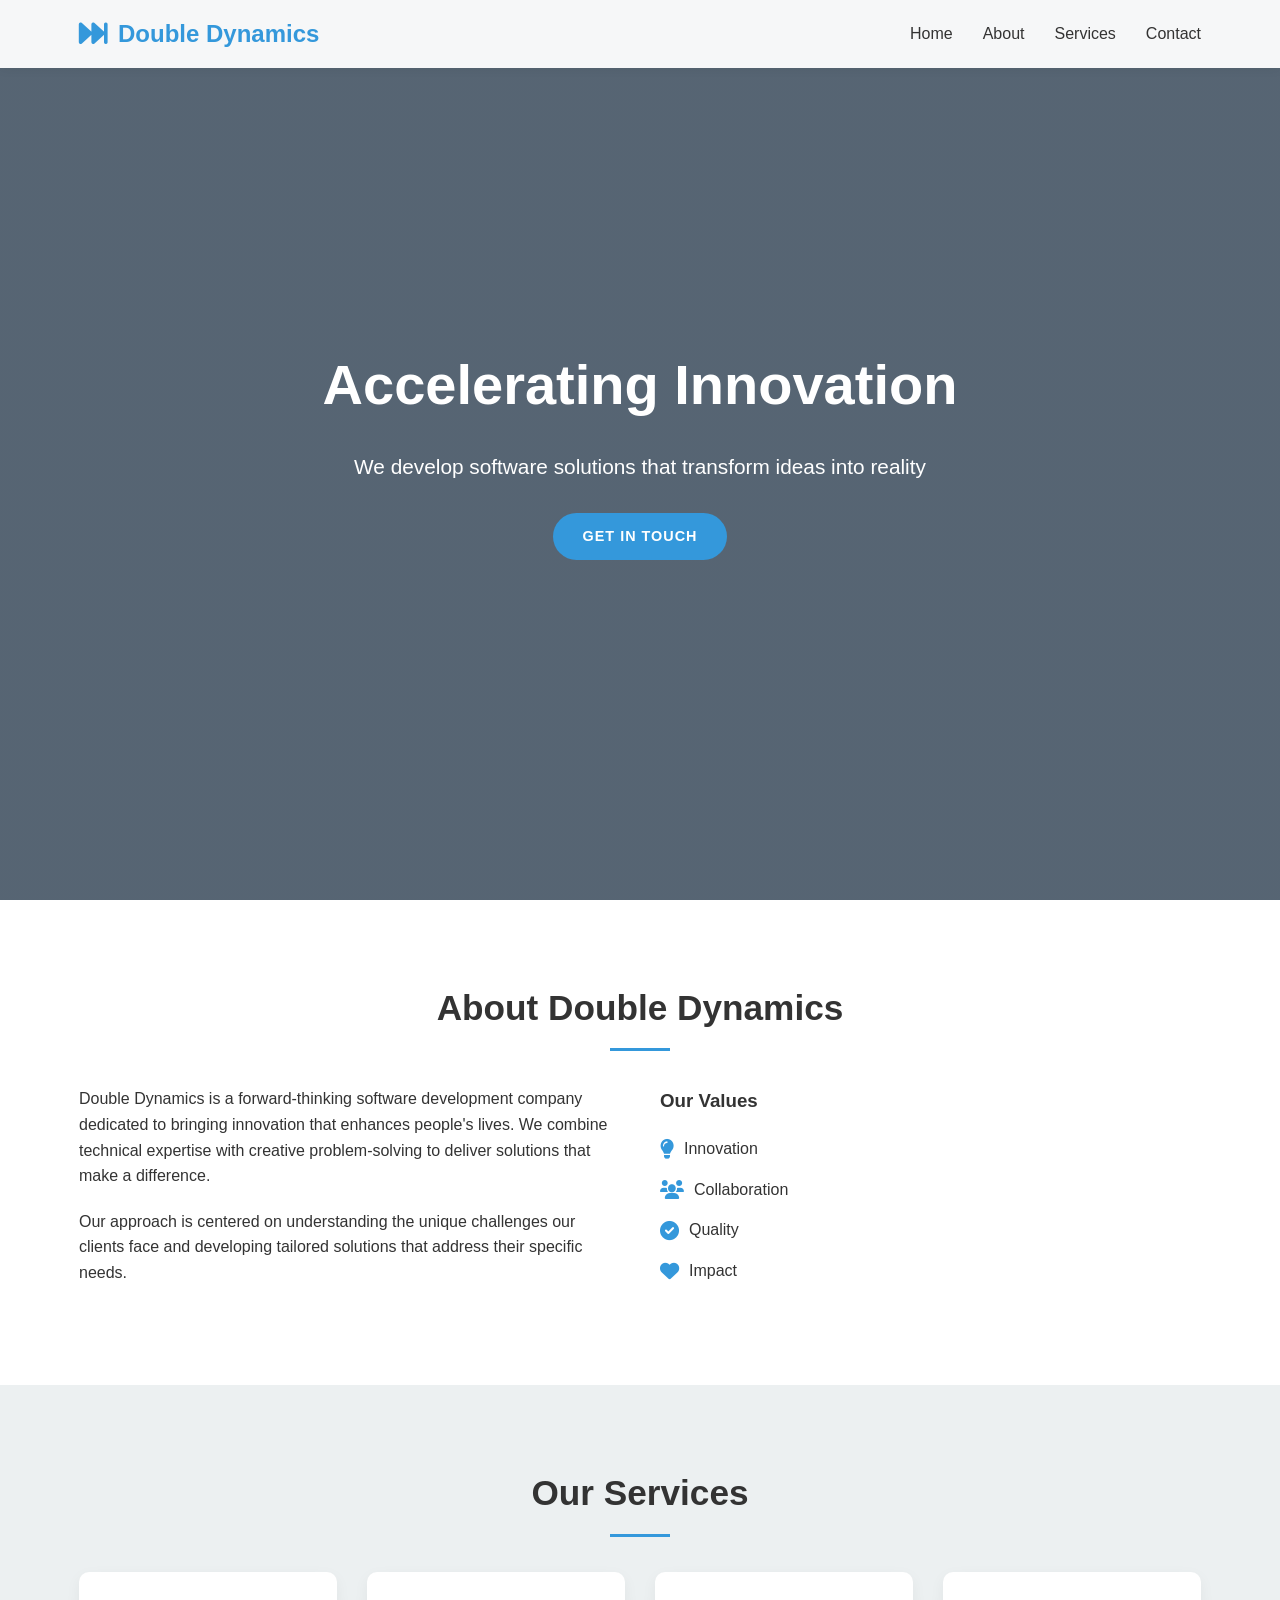
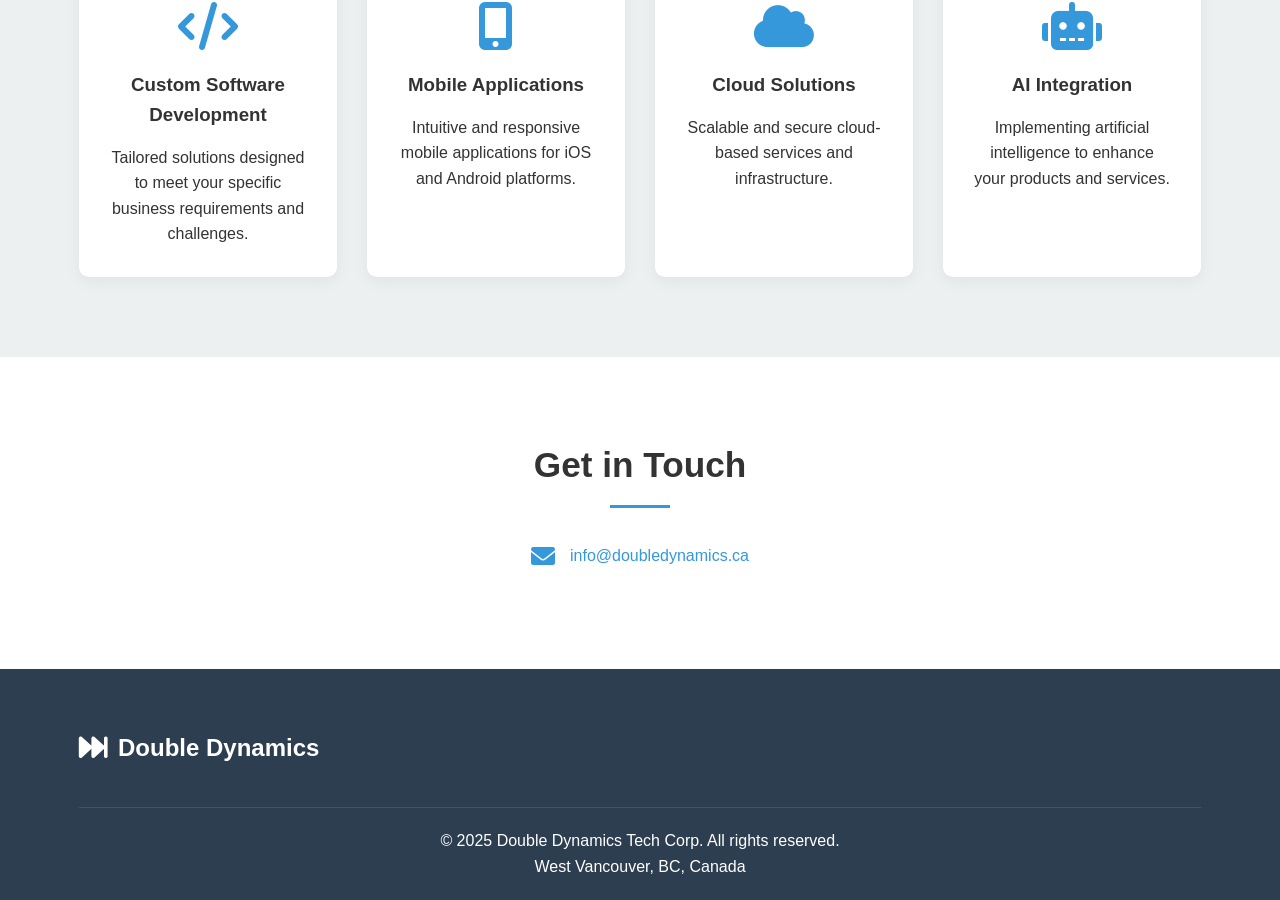
<file: index.html>
<!DOCTYPE html>
<html lang="en">
<head>
    <meta charset="UTF-8">
    <meta name="viewport" content="width=device-width, initial-scale=1.0">
    <title>Double Dynamics - Innovative Software Solutions</title>
    <link rel="stylesheet" href="css/styles.css">
    <link rel="stylesheet" href="https://cdnjs.cloudflare.com/ajax/libs/font-awesome/6.0.0/css/all.min.css">
    <meta name="description" content="Double Dynamics - Bringing innovation to help people's lives through software development">
</head>
<body>
    <header>
        <div class="container">
            <div class="logo">
                <i class="fas fa-fast-forward"></i>
                <span>Double Dynamics</span>
            </div>
            <nav>
                <ul>
                    <li><a href="#home">Home</a></li>
                    <li><a href="#about">About</a></li>
                    <li><a href="#services">Services</a></li>
                    <li><a href="#contact">Contact</a></li>
                </ul>
            </nav>
        </div>
    </header>

    <section id="home" class="hero">
        <div class="container">
            <h1>Accelerating Innovation</h1>
            <p>We develop software solutions that transform ideas into reality</p>
            <a href="#contact" class="btn">Get in Touch</a>
        </div>
    </section>

    <section id="about" class="about">
        <div class="container">
            <h2>About Double Dynamics</h2>
            <div class="about-content">
                <div class="about-text">
                    <p>Double Dynamics is a forward-thinking software development company dedicated to bringing innovation that enhances people's lives. We combine technical expertise with creative problem-solving to deliver solutions that make a difference.</p>
                    <p>Our approach is centered on understanding the unique challenges our clients face and developing tailored solutions that address their specific needs.</p>
                </div>
                <div class="about-values">
                    <h3>Our Values</h3>
                    <ul>
                        <li><i class="fas fa-lightbulb"></i> Innovation</li>
                        <li><i class="fas fa-users"></i> Collaboration</li>
                        <li><i class="fas fa-check-circle"></i> Quality</li>
                        <li><i class="fas fa-heart"></i> Impact</li>
                    </ul>
                </div>
            </div>
        </div>
    </section>

    <section id="services" class="services">
        <div class="container">
            <h2>Our Services</h2>
            <div class="services-grid">
                <div class="service-card">
                    <i class="fas fa-code"></i>
                    <h3>Custom Software Development</h3>
                    <p>Tailored solutions designed to meet your specific business requirements and challenges.</p>
                </div>
                <div class="service-card">
                    <i class="fas fa-mobile-alt"></i>
                    <h3>Mobile Applications</h3>
                    <p>Intuitive and responsive mobile applications for iOS and Android platforms.</p>
                </div>
                <div class="service-card">
                    <i class="fas fa-cloud"></i>
                    <h3>Cloud Solutions</h3>
                    <p>Scalable and secure cloud-based services and infrastructure.</p>
                </div>
                <div class="service-card">
                    <i class="fas fa-robot"></i>
                    <h3>AI Integration</h3>
                    <p>Implementing artificial intelligence to enhance your products and services.</p>
                </div>
            </div>
        </div>
    </section>

    <section id="contact" class="contact">
        <div class="container">
            <h2>Get in Touch</h2>
            <div class="contact-content">
                <div class="contact-info">
                    <div class="info-item">
                        <i class="fas fa-envelope"></i>
                        <p><a href="mailto:info@doubledynamics.ca">info@doubledynamics.ca</a></p>
                    </div>
                </div>
            </div>
        </div>
    </section>

    <footer>
        <div class="container">
            <div class="footer-content">
                <div class="footer-logo">
                    <i class="fas fa-fast-forward"></i>
                    <span>Double Dynamics</span>
                </div>
                <!--
                    <div class="footer-social">
                        <a href="#"><i class="fab fa-twitter"></i></a>
                        <a href="#"><i class="fab fa-linkedin"></i></a>
                        <a href="#"><i class="fab fa-github"></i></a>
                    </div>
                -->
            </div>
            <div class="footer-bottom">
                <p>&copy; 2025 Double Dynamics Tech Corp. All rights reserved.</p>
                <p>West Vancouver, BC, Canada</p>
            </div>
        </div>
    </footer>

    <script src="js/main.js"></script>
</body>
</html>
</file>
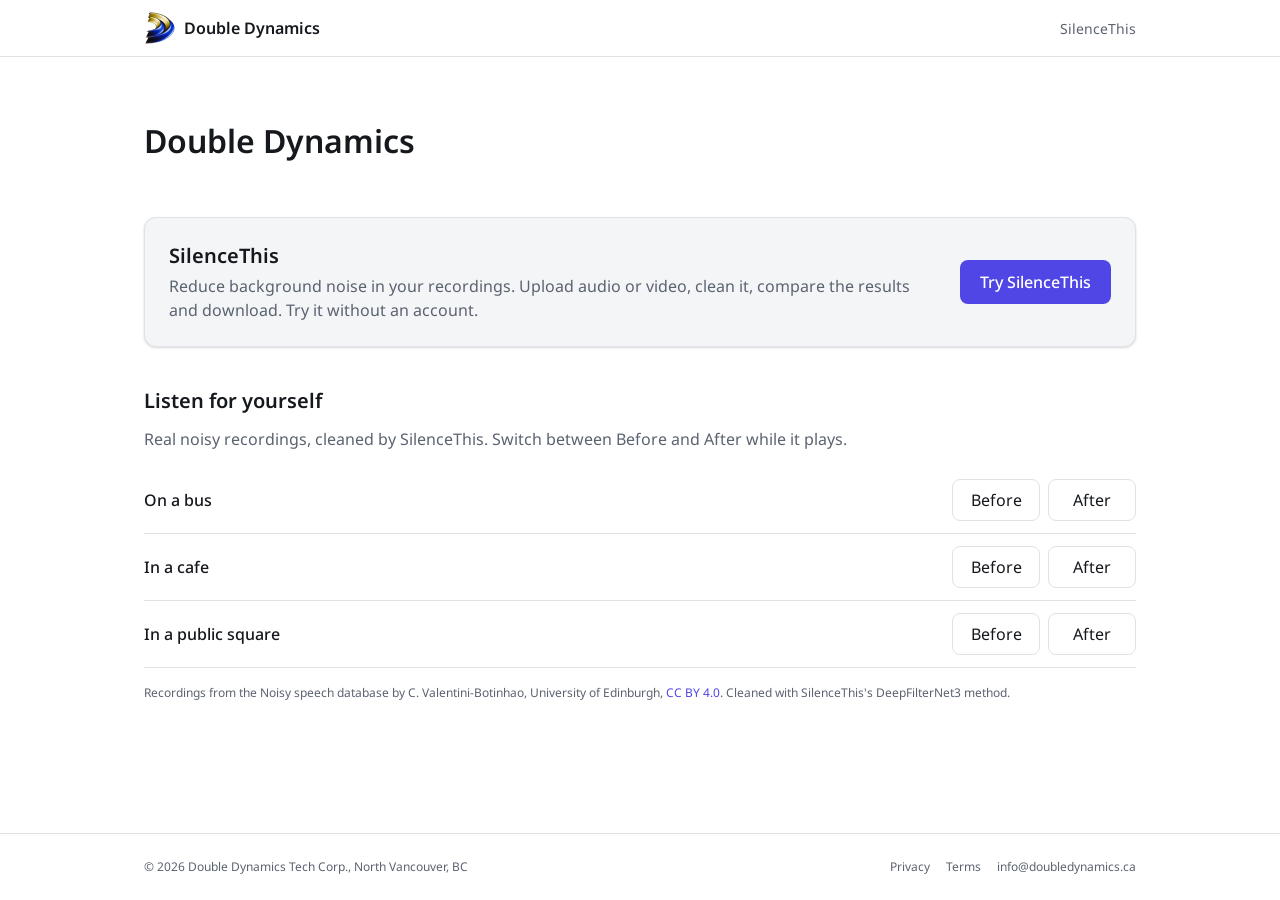
<file: docs/index.html>
<!DOCTYPE html>
<html lang="en">
<head>
    <meta charset="UTF-8">
    <meta name="viewport" content="width=device-width, initial-scale=1.0">
    <title>Double Dynamics</title>
    <meta name="description" content="Double Dynamics is a small software company in North Vancouver, BC. We make SilenceThis, a web app that reduces background noise in recordings.">
    <link rel="preload" href="fonts/noto-sans-latin-400-normal.woff2" as="font" type="font/woff2" crossorigin>
    <link rel="stylesheet" href="css/styles.css">
    <link rel="icon" href="favicon.ico" sizes="any">
    <link rel="icon" href="img/logo-64.png" type="image/png">
    <link rel="apple-touch-icon" href="img/apple-touch-icon.png">
    <meta property="og:type" content="website">
    <meta property="og:site_name" content="Double Dynamics">
    <meta property="og:title" content="Double Dynamics">
    <meta property="og:description" content="A small software company in North Vancouver, BC. We make SilenceThis, a web app that reduces background noise in recordings.">
    <meta property="og:url" content="https://www.doubledynamics.ca/">
    <meta property="og:image" content="https://www.doubledynamics.ca/img/og.png">
    <meta name="twitter:card" content="summary_large_image">
</head>
<body>
    <header class="site-header">
        <div class="page-width">
            <a class="brand" href="index.html">
                <img src="img/logo-64.png" alt="" width="32" height="32">
                <span>Double Dynamics</span>
            </a>
            <nav><a href="https://sound.doubledynamics.ca">SilenceThis</a></nav>
        </div>
    </header>

    <main>
        <div class="page-width">
            <section class="intro">
                <h1>Double Dynamics</h1>
            </section>

            <section class="product-card">
                <div>
                    <h2>SilenceThis</h2>
                    <p>Reduce background noise in your recordings. Upload audio or video, clean it, compare the results and download. Try it without an account.</p>
                </div>
                <a class="button" href="https://sound.doubledynamics.ca">Try SilenceThis</a>
            </section>

            <section class="samples">
                <h2>Listen for yourself</h2>
                <p class="samples-note">Real noisy recordings, cleaned by SilenceThis. Switch between Before and After while it plays.</p>
                <div class="sample" data-before="audio/bus-before.mp3" data-after="audio/bus-after.mp3">
                    <span class="sample-label">On a bus</span>
                    <div class="sample-buttons">
                        <button type="button" data-version="before" aria-pressed="false">Before</button>
                        <button type="button" data-version="after" aria-pressed="false">After</button>
                    </div>
                </div>
                <div class="sample" data-before="audio/cafe-before.mp3" data-after="audio/cafe-after.mp3">
                    <span class="sample-label">In a cafe</span>
                    <div class="sample-buttons">
                        <button type="button" data-version="before" aria-pressed="false">Before</button>
                        <button type="button" data-version="after" aria-pressed="false">After</button>
                    </div>
                </div>
                <div class="sample" data-before="audio/psquare-before.mp3" data-after="audio/psquare-after.mp3">
                    <span class="sample-label">In a public square</span>
                    <div class="sample-buttons">
                        <button type="button" data-version="before" aria-pressed="false">Before</button>
                        <button type="button" data-version="after" aria-pressed="false">After</button>
                    </div>
                </div>
                <p class="credit">Recordings from the Noisy speech database by C. Valentini-Botinhao, University of Edinburgh, <a href="https://doi.org/10.7488/ds/2117">CC BY 4.0</a>. Cleaned with SilenceThis's DeepFilterNet3 method.</p>
            </section>

        </div>
    </main>

    <footer class="site-footer">
        <div class="page-width">
            <p class="copyright">&copy; 2026 Double Dynamics Tech Corp., North Vancouver, BC</p>
            <nav>
                <a href="privacy.html">Privacy</a>
                <a href="terms.html">Terms</a>
                <a href="mailto:info@doubledynamics.ca">info@doubledynamics.ca</a>
            </nav>
        </div>
    </footer>

    <script src="js/samples.js"></script>
</body>
</html>
</file>
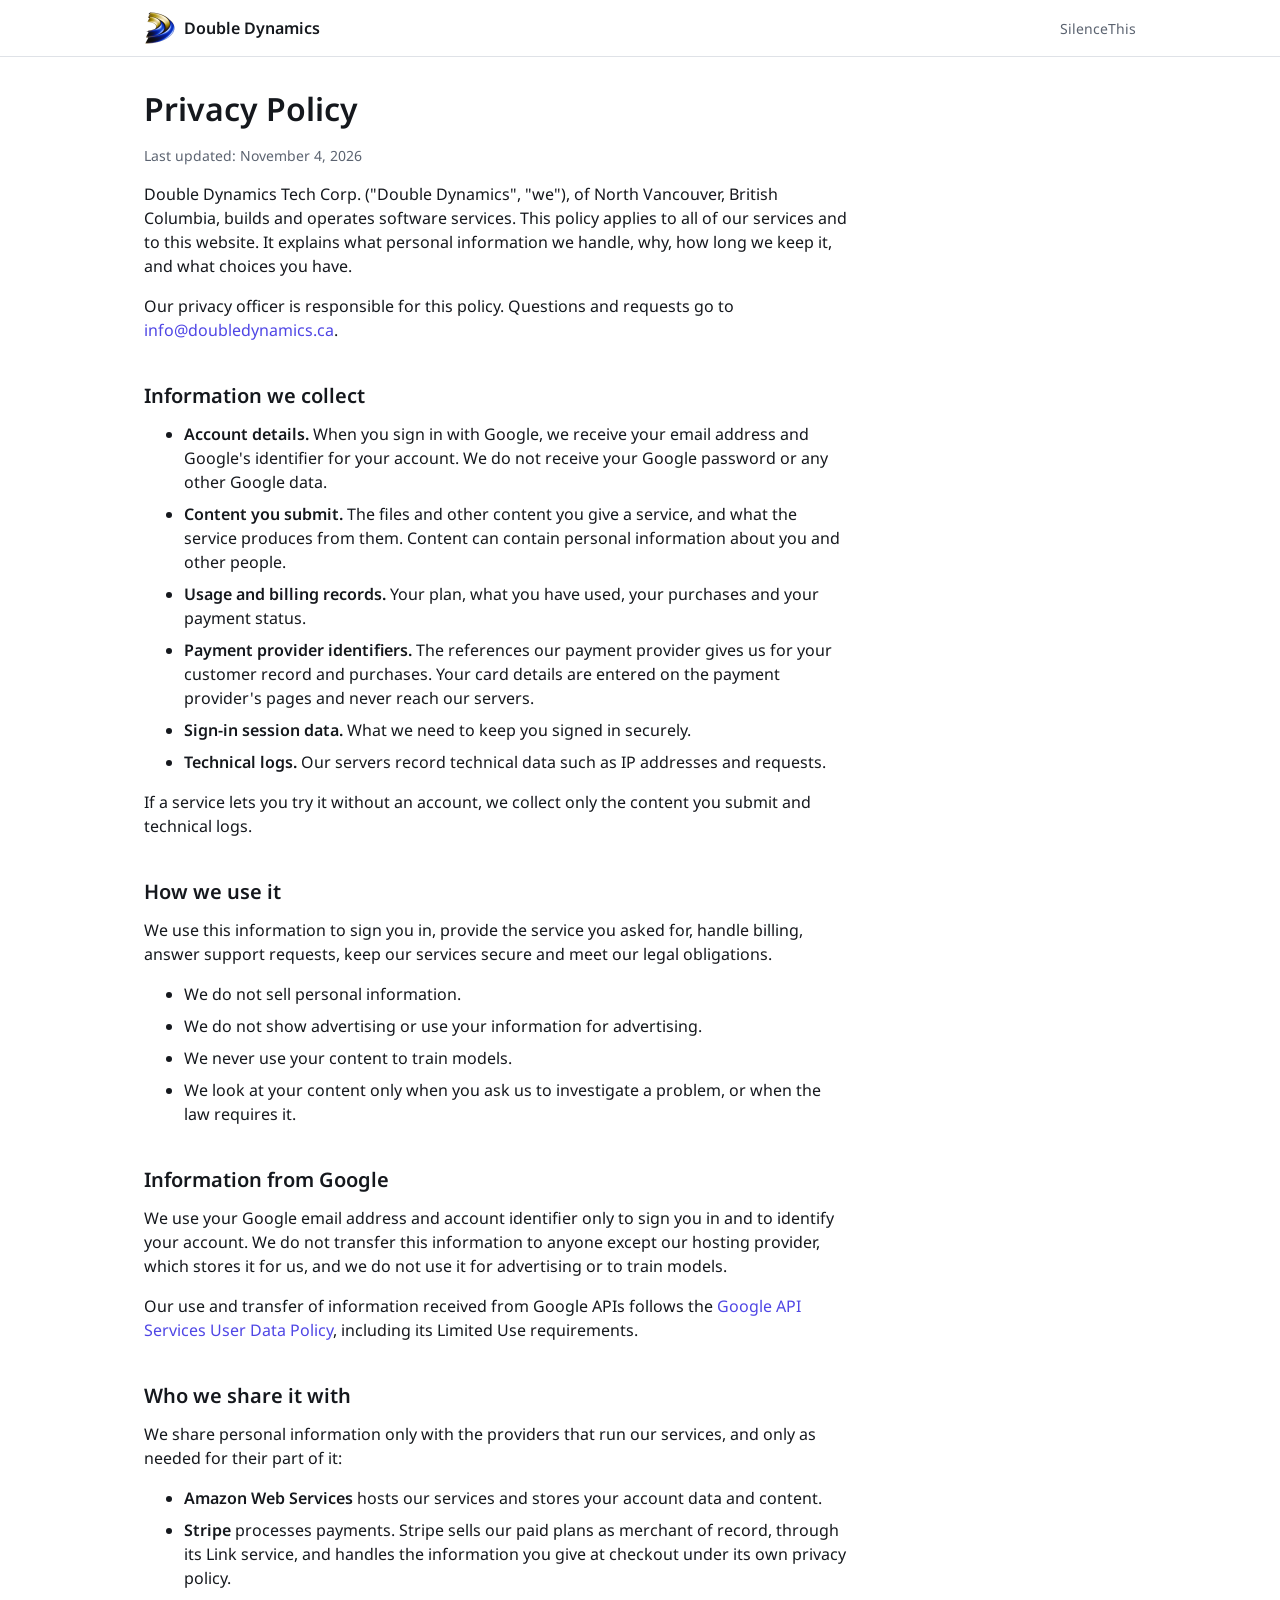
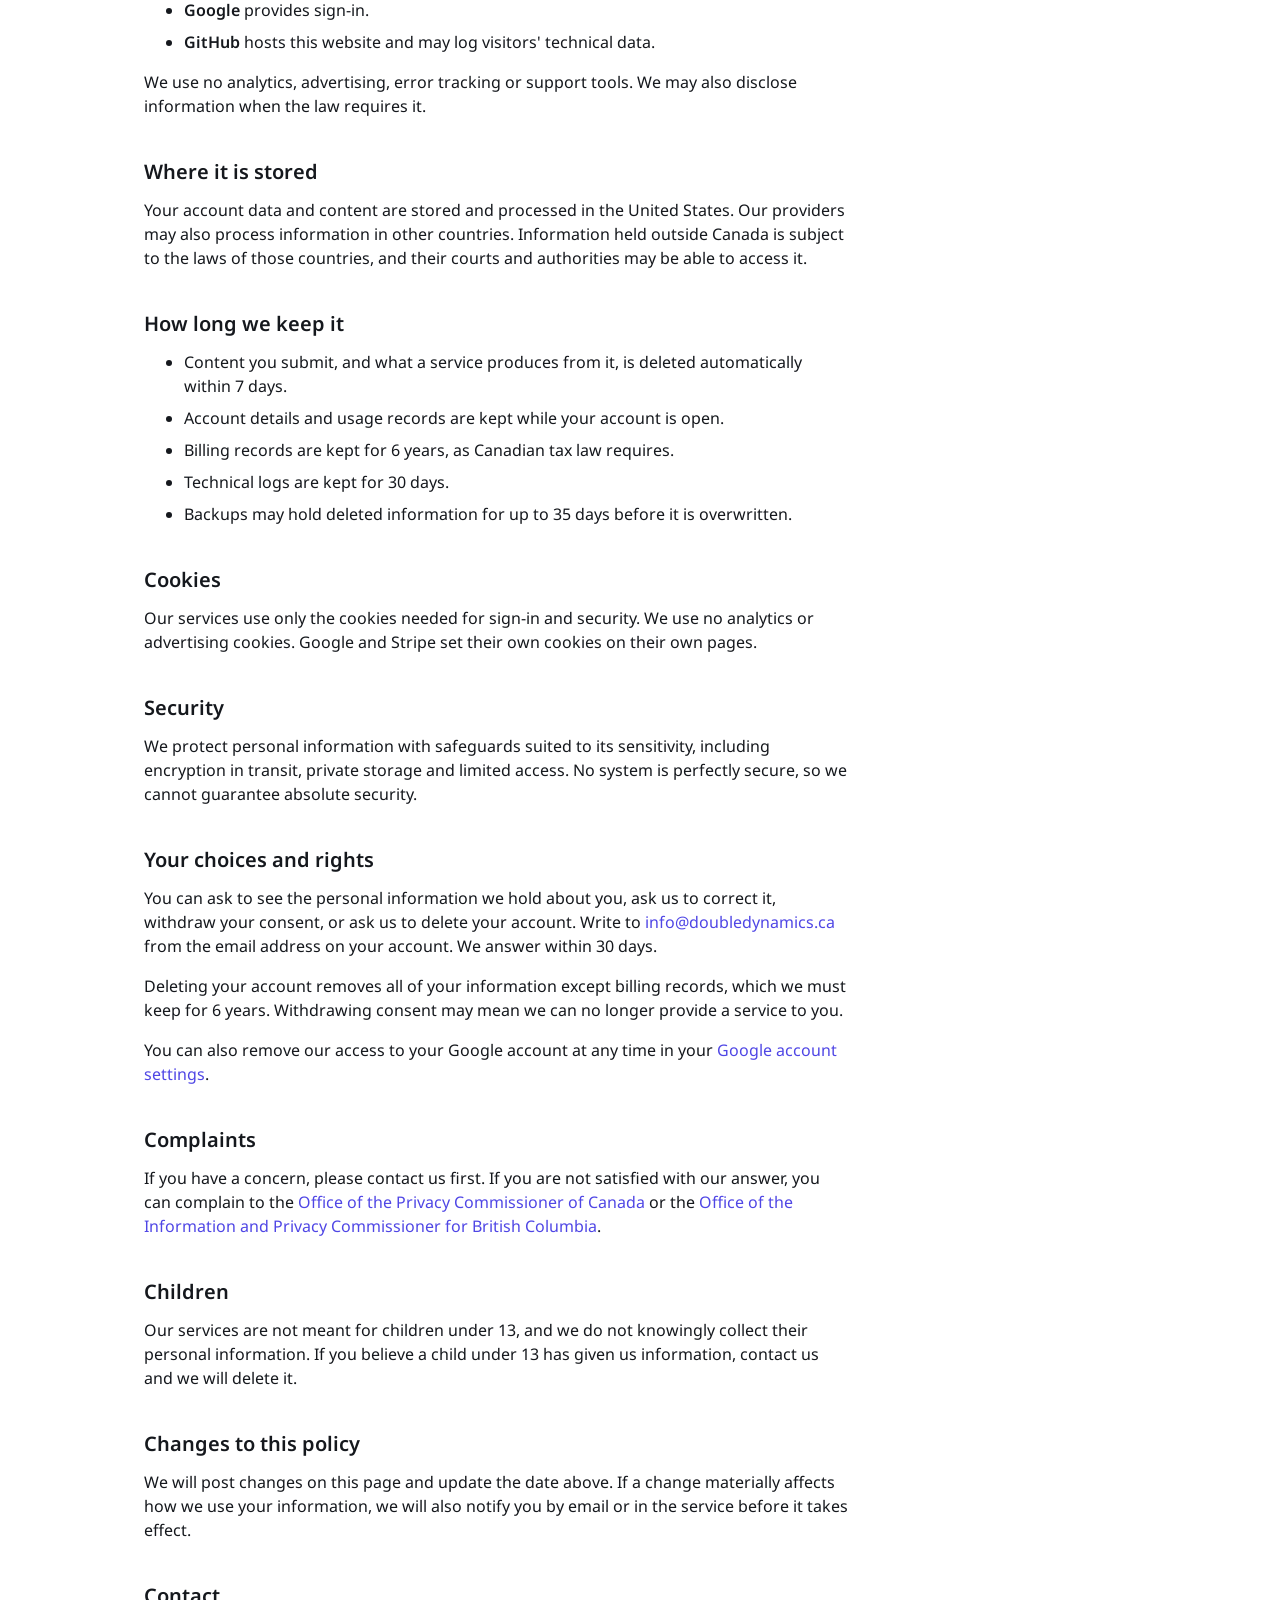
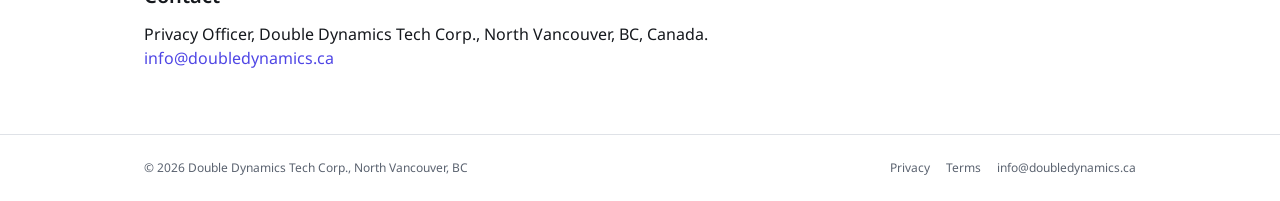
<file: docs/privacy.html>
<!DOCTYPE html>
<html lang="en">
<head>
    <meta charset="UTF-8">
    <meta name="viewport" content="width=device-width, initial-scale=1.0">
    <title>Privacy Policy - Double Dynamics</title>
    <link rel="preload" href="fonts/noto-sans-latin-400-normal.woff2" as="font" type="font/woff2" crossorigin>
    <link rel="stylesheet" href="css/styles.css">
    <link rel="icon" href="favicon.ico" sizes="any">
    <link rel="icon" href="img/logo-64.png" type="image/png">
    <link rel="apple-touch-icon" href="img/apple-touch-icon.png">
    <meta name="description" content="How Double Dynamics handles personal information in its software services.">
</head>
<body>
    <header class="site-header">
        <div class="page-width">
            <a class="brand" href="index.html">
                <img src="img/logo-64.png" alt="" width="32" height="32">
                <span>Double Dynamics</span>
            </a>
            <nav><a href="https://sound.doubledynamics.ca">SilenceThis</a></nav>
        </div>
    </header>

    <main>
        <div class="page-width legal">
            <h1>Privacy Policy</h1>
            <p class="updated">Last updated: November 4, 2026</p>

            <p>Double Dynamics Tech Corp. ("Double Dynamics", "we"), of North Vancouver, British Columbia, builds and operates software services. This policy applies to all of our services and to this website. It explains what personal information we handle, why, how long we keep it, and what choices you have.</p>
            <p>Our privacy officer is responsible for this policy. Questions and requests go to <a href="mailto:info@doubledynamics.ca">info@doubledynamics.ca</a>.</p>

            <h2>Information we collect</h2>
            <ul>
                <li><strong>Account details.</strong> When you sign in with Google, we receive your email address and Google's identifier for your account. We do not receive your Google password or any other Google data.</li>
                <li><strong>Content you submit.</strong> The files and other content you give a service, and what the service produces from them. Content can contain personal information about you and other people.</li>
                <li><strong>Usage and billing records.</strong> Your plan, what you have used, your purchases and your payment status.</li>
                <li><strong>Payment provider identifiers.</strong> The references our payment provider gives us for your customer record and purchases. Your card details are entered on the payment provider's pages and never reach our servers.</li>
                <li><strong>Sign-in session data.</strong> What we need to keep you signed in securely.</li>
                <li><strong>Technical logs.</strong> Our servers record technical data such as IP addresses and requests.</li>
            </ul>
            <p>If a service lets you try it without an account, we collect only the content you submit and technical logs.</p>

            <h2>How we use it</h2>
            <p>We use this information to sign you in, provide the service you asked for, handle billing, answer support requests, keep our services secure and meet our legal obligations.</p>
            <ul>
                <li>We do not sell personal information.</li>
                <li>We do not show advertising or use your information for advertising.</li>
                <li>We never use your content to train models.</li>
                <li>We look at your content only when you ask us to investigate a problem, or when the law requires it.</li>
            </ul>

            <h2>Information from Google</h2>
            <p>We use your Google email address and account identifier only to sign you in and to identify your account. We do not transfer this information to anyone except our hosting provider, which stores it for us, and we do not use it for advertising or to train models.</p>
            <p>Our use and transfer of information received from Google APIs follows the <a href="https://developers.google.com/terms/api-services-user-data-policy">Google API Services User Data Policy</a>, including its Limited Use requirements.</p>

            <h2>Who we share it with</h2>
            <p>We share personal information only with the providers that run our services, and only as needed for their part of it:</p>
            <ul>
                <li><strong>Amazon Web Services</strong> hosts our services and stores your account data and content.</li>
                <li><strong>Stripe</strong> processes payments. Stripe sells our paid plans as merchant of record, through its Link service, and handles the information you give at checkout under its own privacy policy.</li>
                <li><strong>Google</strong> provides sign-in.</li>
                <li><strong>GitHub</strong> hosts this website and may log visitors' technical data.</li>
            </ul>
            <p>We use no analytics, advertising, error tracking or support tools. We may also disclose information when the law requires it.</p>

            <h2>Where it is stored</h2>
            <p>Your account data and content are stored and processed in the United States. Our providers may also process information in other countries. Information held outside Canada is subject to the laws of those countries, and their courts and authorities may be able to access it.</p>

            <h2>How long we keep it</h2>
            <ul>
                <li>Content you submit, and what a service produces from it, is deleted automatically within 7 days.</li>
                <li>Account details and usage records are kept while your account is open.</li>
                <li>Billing records are kept for 6 years, as Canadian tax law requires.</li>
                <li>Technical logs are kept for 30 days.</li>
                <li>Backups may hold deleted information for up to 35 days before it is overwritten.</li>
            </ul>

            <h2>Cookies</h2>
            <p>Our services use only the cookies needed for sign-in and security. We use no analytics or advertising cookies. Google and Stripe set their own cookies on their own pages.</p>

            <h2>Security</h2>
            <p>We protect personal information with safeguards suited to its sensitivity, including encryption in transit, private storage and limited access. No system is perfectly secure, so we cannot guarantee absolute security.</p>

            <h2>Your choices and rights</h2>
            <p>You can ask to see the personal information we hold about you, ask us to correct it, withdraw your consent, or ask us to delete your account. Write to <a href="mailto:info@doubledynamics.ca">info@doubledynamics.ca</a> from the email address on your account. We answer within 30 days.</p>
            <p>Deleting your account removes all of your information except billing records, which we must keep for 6 years. Withdrawing consent may mean we can no longer provide a service to you.</p>
            <p>You can also remove our access to your Google account at any time in your <a href="https://myaccount.google.com/permissions">Google account settings</a>.</p>

            <h2>Complaints</h2>
            <p>If you have a concern, please contact us first. If you are not satisfied with our answer, you can complain to the <a href="https://www.priv.gc.ca/">Office of the Privacy Commissioner of Canada</a> or the <a href="https://www.oipc.bc.ca/">Office of the Information and Privacy Commissioner for British Columbia</a>.</p>

            <h2>Children</h2>
            <p>Our services are not meant for children under 13, and we do not knowingly collect their personal information. If you believe a child under 13 has given us information, contact us and we will delete it.</p>

            <h2>Changes to this policy</h2>
            <p>We will post changes on this page and update the date above. If a change materially affects how we use your information, we will also notify you by email or in the service before it takes effect.</p>

            <h2>Contact</h2>
            <p>Privacy Officer, Double Dynamics Tech Corp., North Vancouver, BC, Canada. <a href="mailto:info@doubledynamics.ca">info@doubledynamics.ca</a></p>
        </div>
    </main>

    <footer class="site-footer">
        <div class="page-width">
            <p class="copyright">&copy; 2026 Double Dynamics Tech Corp., North Vancouver, BC</p>
            <nav>
                <a href="privacy.html">Privacy</a>
                <a href="terms.html">Terms</a>
                <a href="mailto:info@doubledynamics.ca">info@doubledynamics.ca</a>
            </nav>
        </div>
    </footer>
</body>
</html>
</file>
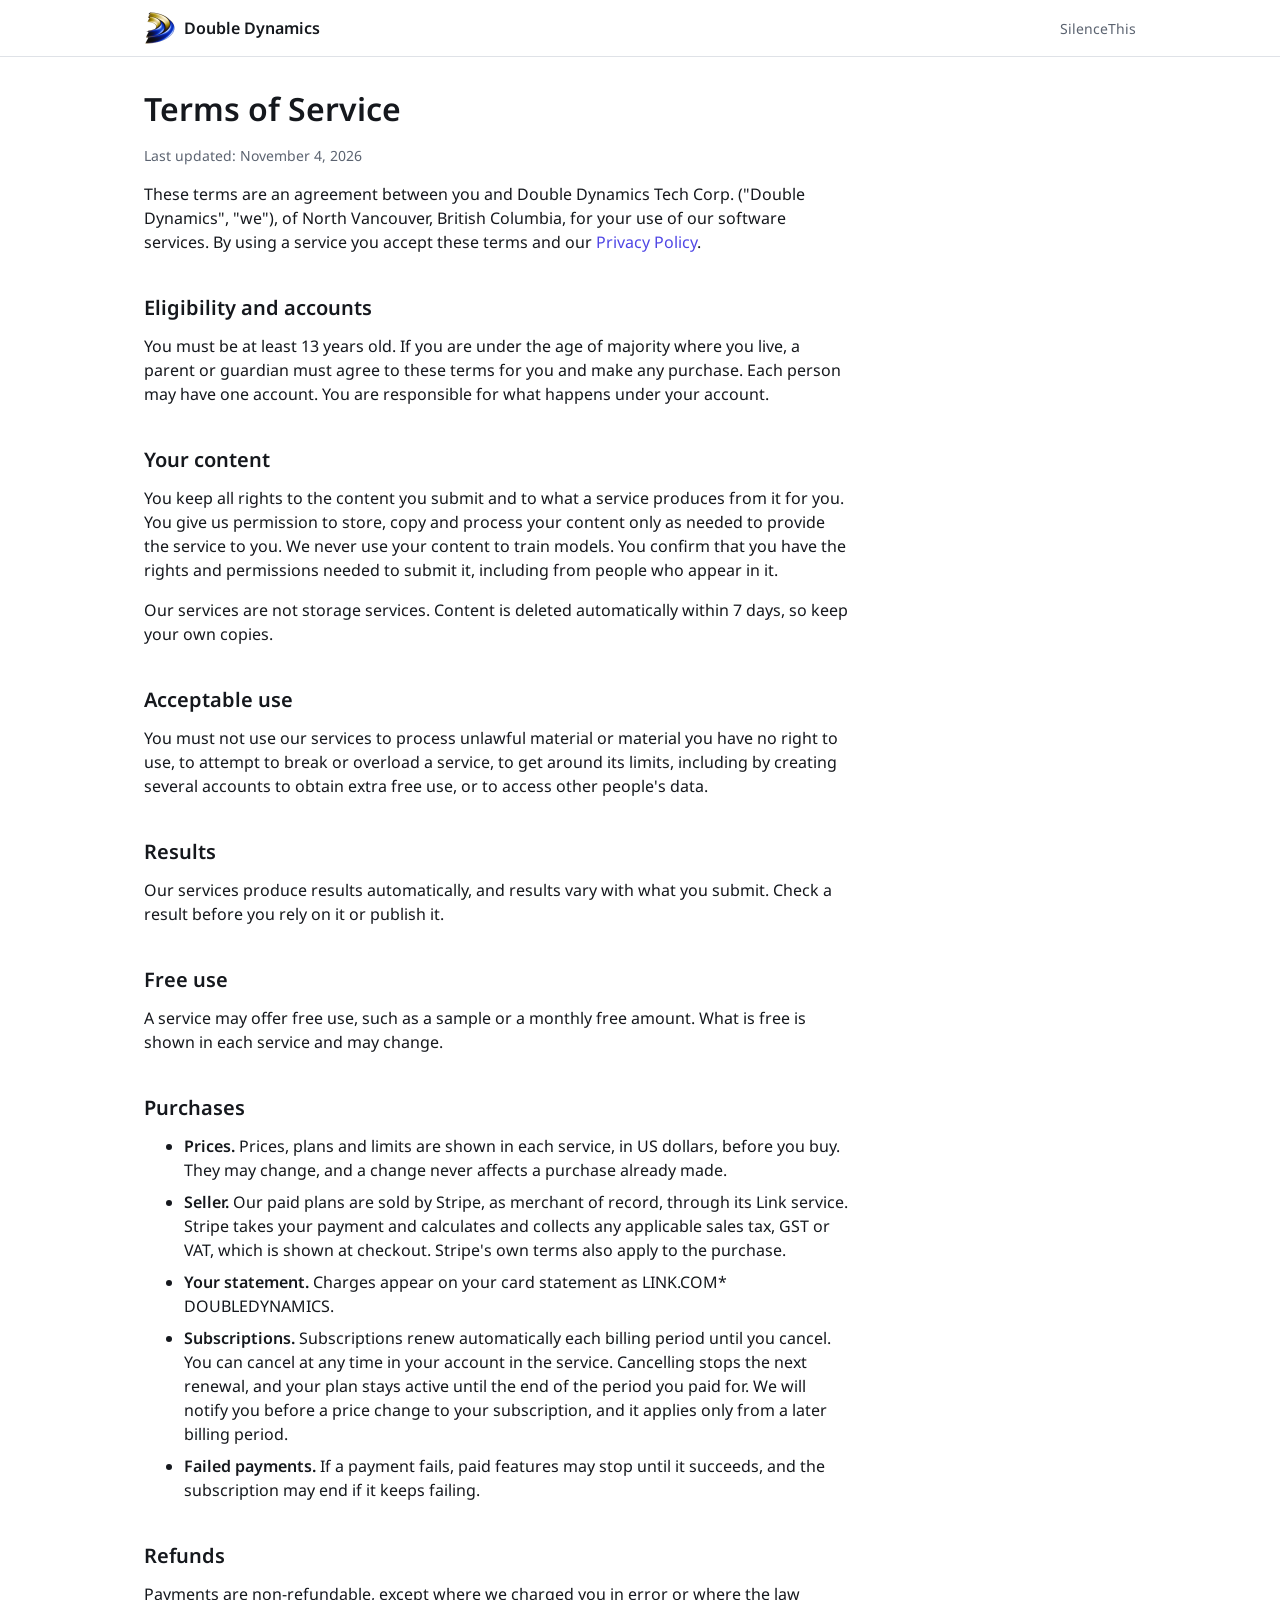
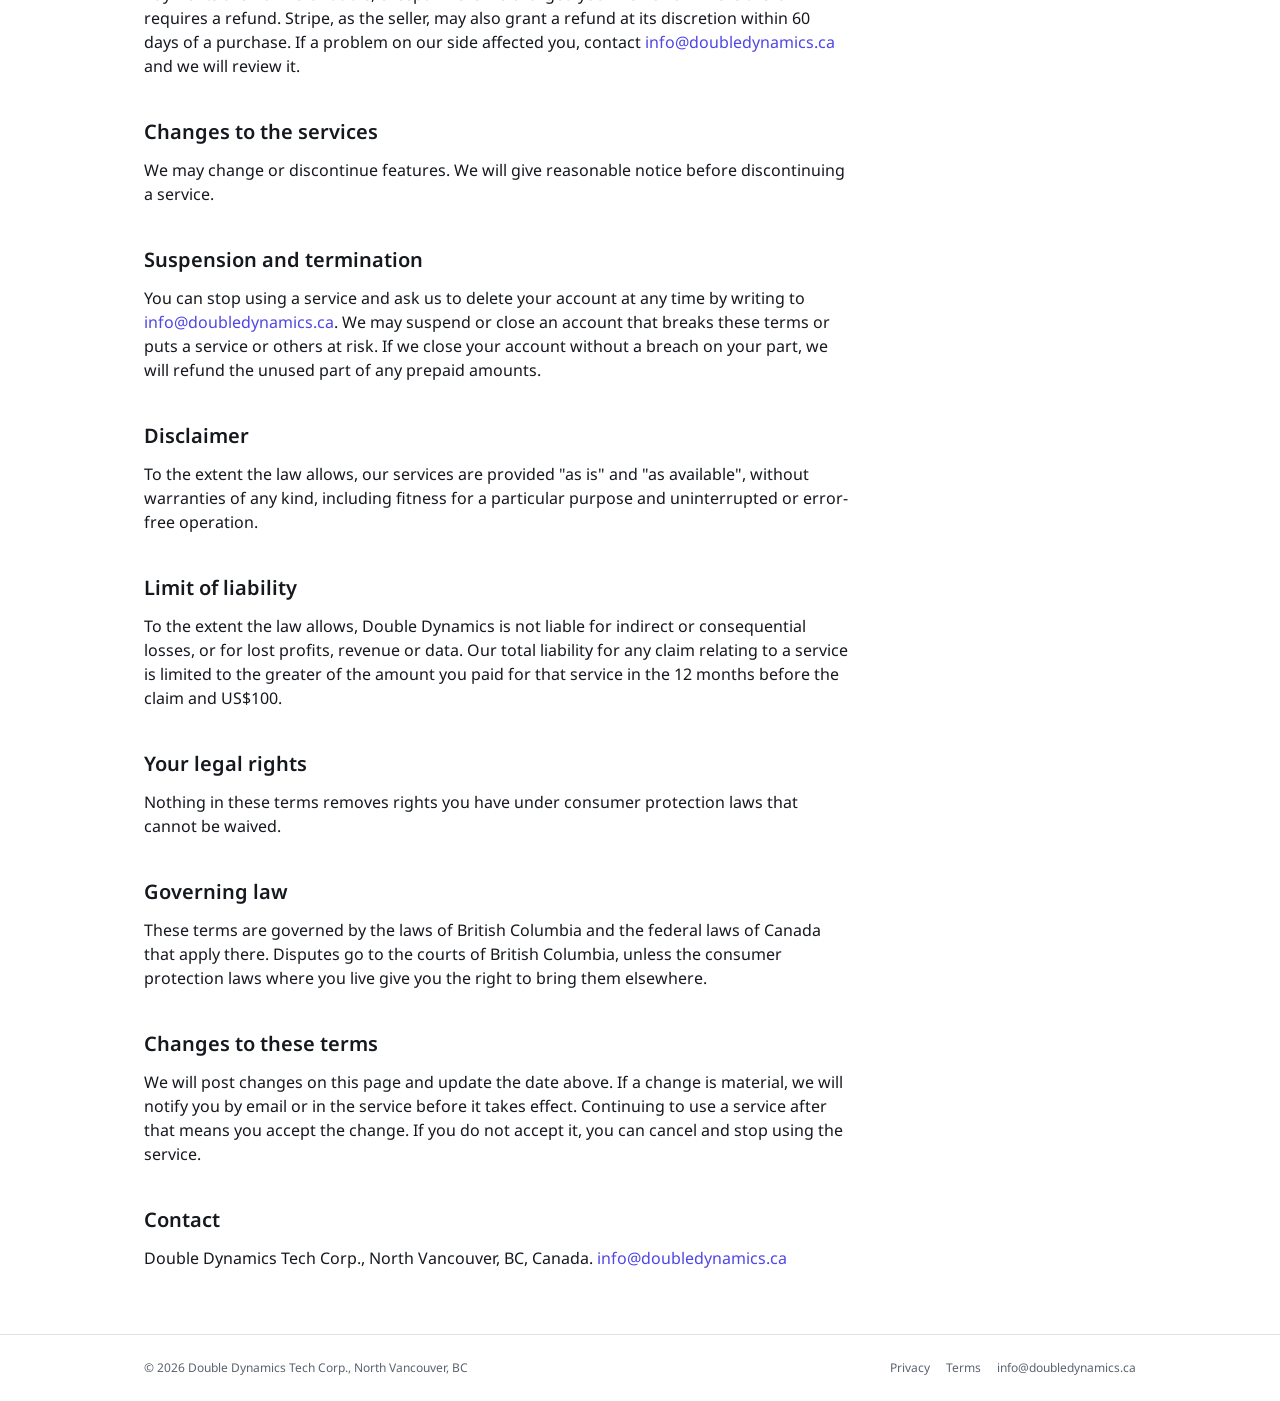
<file: docs/terms.html>
<!DOCTYPE html>
<html lang="en">
<head>
    <meta charset="UTF-8">
    <meta name="viewport" content="width=device-width, initial-scale=1.0">
    <title>Terms of Service - Double Dynamics</title>
    <link rel="preload" href="fonts/noto-sans-latin-400-normal.woff2" as="font" type="font/woff2" crossorigin>
    <link rel="stylesheet" href="css/styles.css">
    <link rel="icon" href="favicon.ico" sizes="any">
    <link rel="icon" href="img/logo-64.png" type="image/png">
    <link rel="apple-touch-icon" href="img/apple-touch-icon.png">
    <meta name="description" content="The terms for using Double Dynamics software services.">
</head>
<body>
    <header class="site-header">
        <div class="page-width">
            <a class="brand" href="index.html">
                <img src="img/logo-64.png" alt="" width="32" height="32">
                <span>Double Dynamics</span>
            </a>
            <nav><a href="https://sound.doubledynamics.ca">SilenceThis</a></nav>
        </div>
    </header>

    <main>
        <div class="page-width legal">
            <h1>Terms of Service</h1>
            <p class="updated">Last updated: November 4, 2026</p>

            <p>These terms are an agreement between you and Double Dynamics Tech Corp. ("Double Dynamics", "we"), of North Vancouver, British Columbia, for your use of our software services. By using a service you accept these terms and our <a href="privacy.html">Privacy Policy</a>.</p>

            <h2>Eligibility and accounts</h2>
            <p>You must be at least 13 years old. If you are under the age of majority where you live, a parent or guardian must agree to these terms for you and make any purchase. Each person may have one account. You are responsible for what happens under your account.</p>

            <h2>Your content</h2>
            <p>You keep all rights to the content you submit and to what a service produces from it for you. You give us permission to store, copy and process your content only as needed to provide the service to you. We never use your content to train models. You confirm that you have the rights and permissions needed to submit it, including from people who appear in it.</p>
            <p>Our services are not storage services. Content is deleted automatically within 7 days, so keep your own copies.</p>

            <h2>Acceptable use</h2>
            <p>You must not use our services to process unlawful material or material you have no right to use, to attempt to break or overload a service, to get around its limits, including by creating several accounts to obtain extra free use, or to access other people's data.</p>

            <h2>Results</h2>
            <p>Our services produce results automatically, and results vary with what you submit. Check a result before you rely on it or publish it.</p>

            <h2>Free use</h2>
            <p>A service may offer free use, such as a sample or a monthly free amount. What is free is shown in each service and may change.</p>

            <h2>Purchases</h2>
            <ul>
                <li><strong>Prices.</strong> Prices, plans and limits are shown in each service, in US dollars, before you buy. They may change, and a change never affects a purchase already made.</li>
                <li><strong>Seller.</strong> Our paid plans are sold by Stripe, as merchant of record, through its Link service. Stripe takes your payment and calculates and collects any applicable sales tax, GST or VAT, which is shown at checkout. Stripe's own terms also apply to the purchase.</li>
                <li><strong>Your statement.</strong> Charges appear on your card statement as LINK.COM* DOUBLEDYNAMICS.</li>
                <li><strong>Subscriptions.</strong> Subscriptions renew automatically each billing period until you cancel. You can cancel at any time in your account in the service. Cancelling stops the next renewal, and your plan stays active until the end of the period you paid for. We will notify you before a price change to your subscription, and it applies only from a later billing period.</li>
                <li><strong>Failed payments.</strong> If a payment fails, paid features may stop until it succeeds, and the subscription may end if it keeps failing.</li>
            </ul>

            <h2>Refunds</h2>
            <p>Payments are non-refundable, except where we charged you in error or where the law requires a refund. Stripe, as the seller, may also grant a refund at its discretion within 60 days of a purchase. If a problem on our side affected you, contact <a href="mailto:info@doubledynamics.ca">info@doubledynamics.ca</a> and we will review it.</p>

            <h2>Changes to the services</h2>
            <p>We may change or discontinue features. We will give reasonable notice before discontinuing a service.</p>

            <h2>Suspension and termination</h2>
            <p>You can stop using a service and ask us to delete your account at any time by writing to <a href="mailto:info@doubledynamics.ca">info@doubledynamics.ca</a>. We may suspend or close an account that breaks these terms or puts a service or others at risk. If we close your account without a breach on your part, we will refund the unused part of any prepaid amounts.</p>

            <h2>Disclaimer</h2>
            <p>To the extent the law allows, our services are provided "as is" and "as available", without warranties of any kind, including fitness for a particular purpose and uninterrupted or error-free operation.</p>

            <h2>Limit of liability</h2>
            <p>To the extent the law allows, Double Dynamics is not liable for indirect or consequential losses, or for lost profits, revenue or data. Our total liability for any claim relating to a service is limited to the greater of the amount you paid for that service in the 12 months before the claim and US$100.</p>

            <h2>Your legal rights</h2>
            <p>Nothing in these terms removes rights you have under consumer protection laws that cannot be waived.</p>

            <h2>Governing law</h2>
            <p>These terms are governed by the laws of British Columbia and the federal laws of Canada that apply there. Disputes go to the courts of British Columbia, unless the consumer protection laws where you live give you the right to bring them elsewhere.</p>

            <h2>Changes to these terms</h2>
            <p>We will post changes on this page and update the date above. If a change is material, we will notify you by email or in the service before it takes effect. Continuing to use a service after that means you accept the change. If you do not accept it, you can cancel and stop using the service.</p>

            <h2>Contact</h2>
            <p>Double Dynamics Tech Corp., North Vancouver, BC, Canada. <a href="mailto:info@doubledynamics.ca">info@doubledynamics.ca</a></p>
        </div>
    </main>

    <footer class="site-footer">
        <div class="page-width">
            <p class="copyright">&copy; 2026 Double Dynamics Tech Corp., North Vancouver, BC</p>
            <nav>
                <a href="privacy.html">Privacy</a>
                <a href="terms.html">Terms</a>
                <a href="mailto:info@doubledynamics.ca">info@doubledynamics.ca</a>
            </nav>
        </div>
    </footer>
</body>
</html>
</file>
<file: css/styles.css>
/* Base Styles */
:root {
    --primary-color: #3498db;
    --secondary-color: #2c3e50;
    --accent-color: #e74c3c;
    --light-color: #ecf0f1;
    --dark-color: #2c3e50;
    --text-color: #333;
    --font-primary: 'Segoe UI', Tahoma, Geneva, Verdana, sans-serif;
    --transition: all 0.3s ease;
}

* {
    margin: 0;
    padding: 0;
    box-sizing: border-box;
}

html {
    scroll-behavior: smooth;
}

body {
    font-family: var(--font-primary);
    line-height: 1.6;
    color: var(--text-color);
    background-color: #fff;
}

.container {
    width: 90%;
    max-width: 1200px;
    margin: 0 auto;
    padding: 0 15px;
}

a {
    text-decoration: none;
    color: inherit;
}

ul {
    list-style: none;
}

img {
    max-width: 100%;
}

section {
    padding: 80px 0;
}

h1, h2, h3 {
    margin-bottom: 20px;
    font-weight: 600;
}

h2 {
    text-align: center;
    font-size: 2.2rem;
    position: relative;
    margin-bottom: 50px;
}

h2::after {
    content: '';
    position: absolute;
    bottom: -15px;
    left: 50%;
    transform: translateX(-50%);
    width: 60px;
    height: 3px;
    background-color: var(--primary-color);
}

.btn {
    display: inline-block;
    background-color: var(--primary-color);
    color: white;
    padding: 12px 30px;
    border-radius: 30px;
    text-transform: uppercase;
    font-weight: 600;
    font-size: 0.9rem;
    letter-spacing: 1px;
    transition: var(--transition);
    border: none;
    cursor: pointer;
}

.btn:hover {
    background-color: var(--secondary-color);
    transform: translateY(-3px);
    box-shadow: 0 10px 20px rgba(0, 0, 0, 0.1);
}

/* Header */
header {
    position: fixed;
    top: 0;
    left: 0;
    width: 100%;
    background-color: rgba(255, 255, 255, 0.95);
    box-shadow: 0 2px 10px rgba(0, 0, 0, 0.1);
    z-index: 1000;
    padding: 15px 0;
    transition: var(--transition);
}

header .container {
    display: flex;
    justify-content: space-between;
    align-items: center;
}

.logo {
    display: flex;
    align-items: center;
    font-size: 1.5rem;
    font-weight: 700;
    color: var(--primary-color);
}

.logo i {
    font-size: 1.8rem;
    margin-right: 10px;
}

nav ul {
    display: flex;
}

nav ul li {
    margin-left: 30px;
}

nav ul li a {
    font-weight: 500;
    transition: var(--transition);
}

nav ul li a:hover {
    color: var(--primary-color);
}

/* Hero Section */
.hero {
    height: 100vh;
    background: linear-gradient(rgba(44, 62, 80, 0.8), rgba(44, 62, 80, 0.8)), url('../img/hero-bg.jpg');
    background-size: cover;
    background-position: center;
    color: white;
    display: flex;
    align-items: center;
    text-align: center;
}

.hero h1 {
    font-size: 3.5rem;
    margin-bottom: 20px;
    animation: fadeInDown 1s ease;
}

.hero p {
    font-size: 1.3rem;
    margin-bottom: 30px;
    max-width: 700px;
    margin-left: auto;
    margin-right: auto;
    animation: fadeInUp 1s ease;
}

/* About Section */
.about-content {
    display: flex;
    flex-wrap: wrap;
    justify-content: space-between;
    align-items: flex-start;
    gap: 40px;
}

.about-text, .about-values {
    flex: 1;
    min-width: 300px;
}

.about-text p {
    margin-bottom: 20px;
}

.about-values h3 {
    margin-bottom: 20px;
}

.about-values ul li {
    margin-bottom: 15px;
    display: flex;
    align-items: center;
}

.about-values ul li i {
    color: var(--primary-color);
    margin-right: 10px;
    font-size: 1.2rem;
}

/* Services Section */
.services {
    background-color: var(--light-color);
}

.services-grid {
    display: grid;
    grid-template-columns: repeat(auto-fit, minmax(250px, 1fr));
    gap: 30px;
    margin-top: 30px;
}

.service-card {
    background-color: white;
    padding: 30px;
    border-radius: 10px;
    box-shadow: 0 5px 15px rgba(0, 0, 0, 0.05);
    text-align: center;
    transition: var(--transition);
}

.service-card:hover {
    transform: translateY(-10px);
    box-shadow: 0 15px 30px rgba(0, 0, 0, 0.1);
}

.service-card i {
    font-size: 3rem;
    color: var(--primary-color);
    margin-bottom: 20px;
}

.service-card h3 {
    margin-bottom: 15px;
}

/* Contact Section */
.contact-content {
    display: flex;
    justify-content: center;
    align-items: center;
}

.contact-info {
    min-width: 250px;
    display: flex;
    flex-direction: column;
    justify-content: center;
    align-items: center;
}

.info-item a {
    color: var(--primary-color);
    font-weight: 500;
    transition: var(--transition);
}

.info-item a:hover {
    color: var(--secondary-color);
    text-decoration: underline;
}

.info-item {
    display: flex;
    align-items: center;
    margin-bottom: 20px;
}

.info-item i {
    font-size: 1.5rem;
    color: var(--primary-color);
    margin-right: 15px;
}

/* Footer */
footer {
    background-color: var(--dark-color);
    color: white;
    padding: 60px 0 20px;
}

.footer-content {
    display: flex;
    justify-content: space-between;
    align-items: center;
    flex-wrap: wrap;
    margin-bottom: 40px;
}

.footer-logo {
    display: flex;
    align-items: center;
    font-size: 1.5rem;
    font-weight: 700;
}

.footer-logo i {
    font-size: 1.8rem;
    margin-right: 10px;
}

.footer-social a {
    display: inline-block;
    margin-left: 15px;
    font-size: 1.5rem;
    transition: var(--transition);
}

.footer-social a:hover {
    color: var(--primary-color);
    transform: translateY(-3px);
}

.footer-bottom {
    text-align: center;
    padding-top: 20px;
    border-top: 1px solid rgba(255, 255, 255, 0.1);
}

/* Animations */
@keyframes fadeInDown {
    from {
        opacity: 0;
        transform: translateY(-20px);
    }
    to {
        opacity: 1;
        transform: translateY(0);
    }
}

@keyframes fadeInUp {
    from {
        opacity: 0;
        transform: translateY(20px);
    }
    to {
        opacity: 1;
        transform: translateY(0);
    }
}

/* Responsive Design */
@media (max-width: 768px) {
    header {
        padding: 10px 0;
    }
    
    .logo {
        font-size: 1.2rem;
    }
    
    .logo i {
        font-size: 1.5rem;
    }
    
    nav ul li {
        margin-left: 15px;
    }
    
    .hero h1 {
        font-size: 2.5rem;
    }
    
    .hero p {
        font-size: 1.1rem;
    }
    
    section {
        padding: 60px 0;
    }
    
    h2 {
        font-size: 1.8rem;
    }
}

@media (max-width: 576px) {
    nav ul li {
        margin-left: 10px;
        font-size: 0.9rem;
    }
    
    .hero h1 {
        font-size: 2rem;
    }
    
    .btn {
        padding: 10px 20px;
        font-size: 0.8rem;
    }
}
</file>
<file: docs/css/styles.css>
/*
 * Same look as Sound (sound.doubledynamics.ca): the colour, size and radius
 * values copy noise_removal web/src/styles/theme.css.
 */
@font-face {
  font-family: "Noto Sans";
  font-style: normal;
  font-weight: 400;
  font-display: swap;
  src: url("../fonts/noto-sans-latin-400-normal.woff2") format("woff2");
}

@font-face {
  font-family: "Noto Sans";
  font-style: normal;
  font-weight: 500;
  font-display: swap;
  src: url("../fonts/noto-sans-latin-500-normal.woff2") format("woff2");
}

@font-face {
  font-family: "Noto Sans";
  font-style: normal;
  font-weight: 600;
  font-display: swap;
  src: url("../fonts/noto-sans-latin-600-normal.woff2") format("woff2");
}

:root {
  --color-surface: #ffffff;
  --color-surface-muted: #f4f5f7;
  --color-border: #dfe2e7;
  --color-text: #15181d;
  --color-text-muted: #5b6370;
  --color-accent: #4f46e5;
  --color-accent-hover: #4338ca;
  --color-accent-contrast: #ffffff;
  --color-accent-soft: #eef0ff;
  --color-focus: #6366f1;
  --font-sans: "Noto Sans", ui-sans-serif, system-ui, sans-serif;
  --radius-md: 0.5rem;
  --radius-lg: 0.75rem;
  --shadow-card: 0 1px 2px rgb(16 24 40 / 0.06), 0 1px 3px rgb(16 24 40 / 0.1);
  --page-width: 64rem;
  --text-width: 44rem;
  color-scheme: light dark;
}

@media (prefers-color-scheme: dark) {
  :root {
    --color-surface: #0f1115;
    --color-surface-muted: #181b21;
    --color-border: #2e333c;
    --color-text: #eef0f3;
    --color-text-muted: #a0a8b5;
    --color-accent: #818cf8;
    --color-accent-hover: #a5b4fc;
    --color-accent-contrast: #0f1115;
    --color-accent-soft: #23264a;
    --shadow-card: 0 1px 2px rgb(0 0 0 / 0.4);
  }
}

* { box-sizing: border-box; }

body {
  margin: 0;
  min-height: 100dvh;
  display: flex;
  flex-direction: column;
  background: var(--color-surface);
  color: var(--color-text);
  font-family: var(--font-sans);
  line-height: 1.5;
  -webkit-font-smoothing: antialiased;
}

a { color: var(--color-accent); text-underline-offset: 4px; text-decoration: none; }
a:hover { text-decoration: underline; }
:focus-visible { outline: 2px solid var(--color-focus); outline-offset: 2px; }

.page-width {
  width: 100%;
  max-width: var(--page-width);
  margin: 0 auto;
  padding: 0 1rem;
}

/* Header: same height, width and border as Sound's. */
.site-header { border-bottom: 1px solid var(--color-border); }
.site-header .page-width { display: flex; align-items: center; gap: 0.75rem; height: 3.5rem; }
.brand { display: flex; align-items: center; gap: 0.5rem; margin-right: auto; color: var(--color-text); font-weight: 600; }
.brand:hover { text-decoration: none; }
.brand img { width: 2rem; height: 2rem; }
.site-header nav a { color: var(--color-text-muted); font-size: 0.875rem; }

main { flex: 1; padding: 2rem 0 3rem; }

h1 { font-size: 2rem; font-weight: 600; line-height: 2.5rem; margin: 0 0 1rem; }
h2 { font-size: 1.25rem; font-weight: 600; line-height: 1.75rem; margin: 2.5rem 0 0.75rem; }
p, ul { margin: 0 0 1rem; }
strong { font-weight: 600; }

.intro { max-width: var(--text-width); padding: 2rem 0 1rem; }

.product-card {
  display: flex;
  align-items: center;
  gap: 1.5rem;
  flex-wrap: wrap;
  margin: 1.5rem 0;
  padding: 1.5rem;
  border: 1px solid var(--color-border);
  border-radius: var(--radius-lg);
  background: var(--color-surface-muted);
  box-shadow: var(--shadow-card);
}
.product-card div { flex: 1 1 18rem; }
.product-card h2 { margin: 0 0 0.25rem; }
.product-card p { margin: 0; color: var(--color-text-muted); }

.button {
  display: inline-block;
  padding: 0.625rem 1.25rem;
  border-radius: var(--radius-md);
  background: var(--color-accent);
  color: var(--color-accent-contrast);
  font-weight: 500;
}
.button:hover { background: var(--color-accent-hover); text-decoration: none; }

/* Before/After samples */
.samples { margin-top: 2.5rem; }
.samples-note { color: var(--color-text-muted); }
.sample {
  display: flex;
  align-items: center;
  justify-content: space-between;
  flex-wrap: wrap;
  gap: 0.75rem 1rem;
  padding: 0.75rem 0;
  border-bottom: 1px solid var(--color-border);
}
.sample-label { font-weight: 500; }
.sample-buttons { display: flex; gap: 0.5rem; }
.sample button {
  min-width: 5.5rem;
  padding: 0.5rem 1rem;
  border: 1px solid var(--color-border);
  border-radius: var(--radius-md);
  background: var(--color-surface);
  color: var(--color-text);
  font: inherit;
  cursor: pointer;
}
.sample button:hover { border-color: var(--color-accent); }
.sample button[aria-pressed="true"] {
  background: var(--color-accent);
  border-color: var(--color-accent);
  color: var(--color-accent-contrast);
}
.credit { margin-top: 1rem; color: var(--color-text-muted); font-size: 0.75rem; }

/* Privacy and Terms */
.legal > * { max-width: var(--text-width); }
.legal .updated { color: var(--color-text-muted); font-size: 0.875rem; }
.legal li { margin-bottom: 0.5rem; }

/* Footer: same text on Sound. */
.site-footer { border-top: 1px solid var(--color-border); }
.site-footer .page-width {
  display: flex;
  flex-wrap: wrap;
  gap: 0.5rem 1rem;
  padding-top: 1.5rem;
  padding-bottom: 1.5rem;
  color: var(--color-text-muted);
  font-size: 0.75rem;
}
.site-footer .copyright { margin: 0 auto 0 0; }
.site-footer nav { display: flex; gap: 1rem; }
.site-footer a { color: var(--color-text-muted); }
</file>
